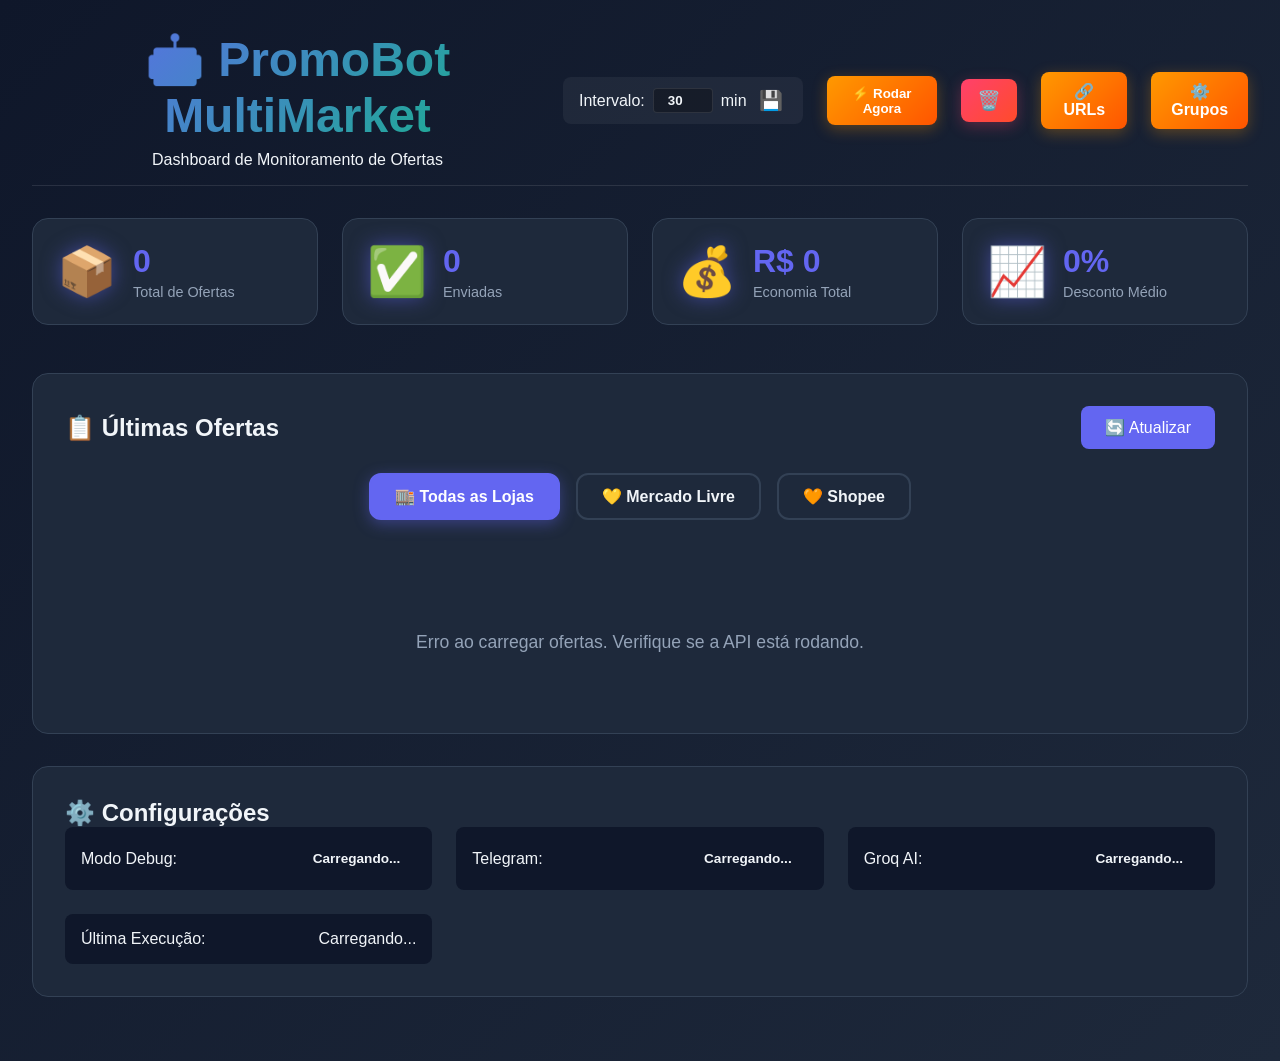
<file: dashboard/index.html>
<!DOCTYPE html>
<html lang="pt-BR">

<head>
    <meta charset="UTF-8">
    <meta name="viewport" content="width=device-width, initial-scale=1.0">
    <title>PromoBot Dashboard</title>
    <link rel="stylesheet" href="style.css">
</head>

<body>
    <div class="container">
        <header class="main-header">
            <div class="header-content">
                <h1>🤖 PromoBot MultiMarket</h1>
                <p>Dashboard de Monitoramento de Ofertas</p>
            </div>

            <div class="header-controls">
                <div class="control-group">
                    <label>Intervalo:</label>
                    <input type="number" id="interval-input" value="30" min="10" max="1440" class="time-input">
                    <span class="unit">min</span>
                    <button id="save-interval-btn" class="btn-icon" title="Salvar Intervalo">💾</button>
                </div>
                <button id="trigger-btn" class="btn-action-header">⚡ Rodar Agora</button>
                <button id="clear-deals-btn" class="btn-danger" title="Limpar todas as ofertas">🗑️</button>
                <a href="urls.html" class="btn-action-header" style="text-decoration: none; display: inline-block;">🔗
                    URLs</a>
                <a href="config.html" class="btn-action-header" style="text-decoration: none; display: inline-block;">⚙️
                    Grupos</a>
            </div>
        </header>

        <div class="stats-grid">
            <div class="stat-card">
                <div class="stat-icon">📦</div>
                <div class="stat-content">
                    <h3 id="total-deals">0</h3>
                    <p>Total de Ofertas</p>
                </div>
            </div>

            <div class="stat-card">
                <div class="stat-icon">✅</div>
                <div class="stat-content">
                    <h3 id="sent-deals">0</h3>
                    <p>Enviadas</p>
                </div>
            </div>

            <div class="stat-card">
                <div class="stat-icon">💰</div>
                <div class="stat-content">
                    <h3 id="total-savings">R$ 0</h3>
                    <p>Economia Total</p>
                </div>
            </div>

            <div class="stat-card">
                <div class="stat-icon">📈</div>
                <div class="stat-content">
                    <h3 id="avg-discount">0%</h3>
                    <p>Desconto Médio</p>
                </div>
            </div>
        </div>

        <div class="deals-section">
            <div class="section-header">
                <h2>📋 Últimas Ofertas</h2>
                <button id="refresh-btn" class="btn-refresh">🔄 Atualizar</button>
            </div>

            <div class="store-bar">
                <button class="store-btn active" data-store="Todas">🏬 Todas as Lojas</button>
                <button class="store-btn" data-store="Mercado Livre">💛 Mercado Livre</button>
                <button class="store-btn" data-store="Shopee">🧡 Shopee</button>
            </div>

            <div id="categories-bar" class="categories-bar">
                <!-- Categories will be loaded dynamically -->
            </div>

            <div id="deals-list" class="deals-list">
                <div class="loading">Carregando ofertas...</div>
            </div>
        </div>

        <div class="config-section">
            <h2>⚙️ Configurações</h2>
            <div class="config-grid">
                <div class="config-item">
                    <span class="config-label">Modo Debug:</span>
                    <span id="debug-mode" class="badge">Carregando...</span>
                </div>
                <div class="config-item">
                    <span class="config-label">Telegram:</span>
                    <span id="telegram-status" class="badge">Carregando...</span>
                </div>
                <div class="config-item">
                    <span class="config-label">Groq AI:</span>
                    <span id="ai-status" class="badge">Carregando...</span>
                </div>
                <div class="config-item">
                    <span class="config-label">Última Execução:</span>
                    <span id="last-run">Carregando...</span>
                </div>

            </div>
        </div>
    </div>

    <script src="app.js"></script>
</body>

</html>
</file>
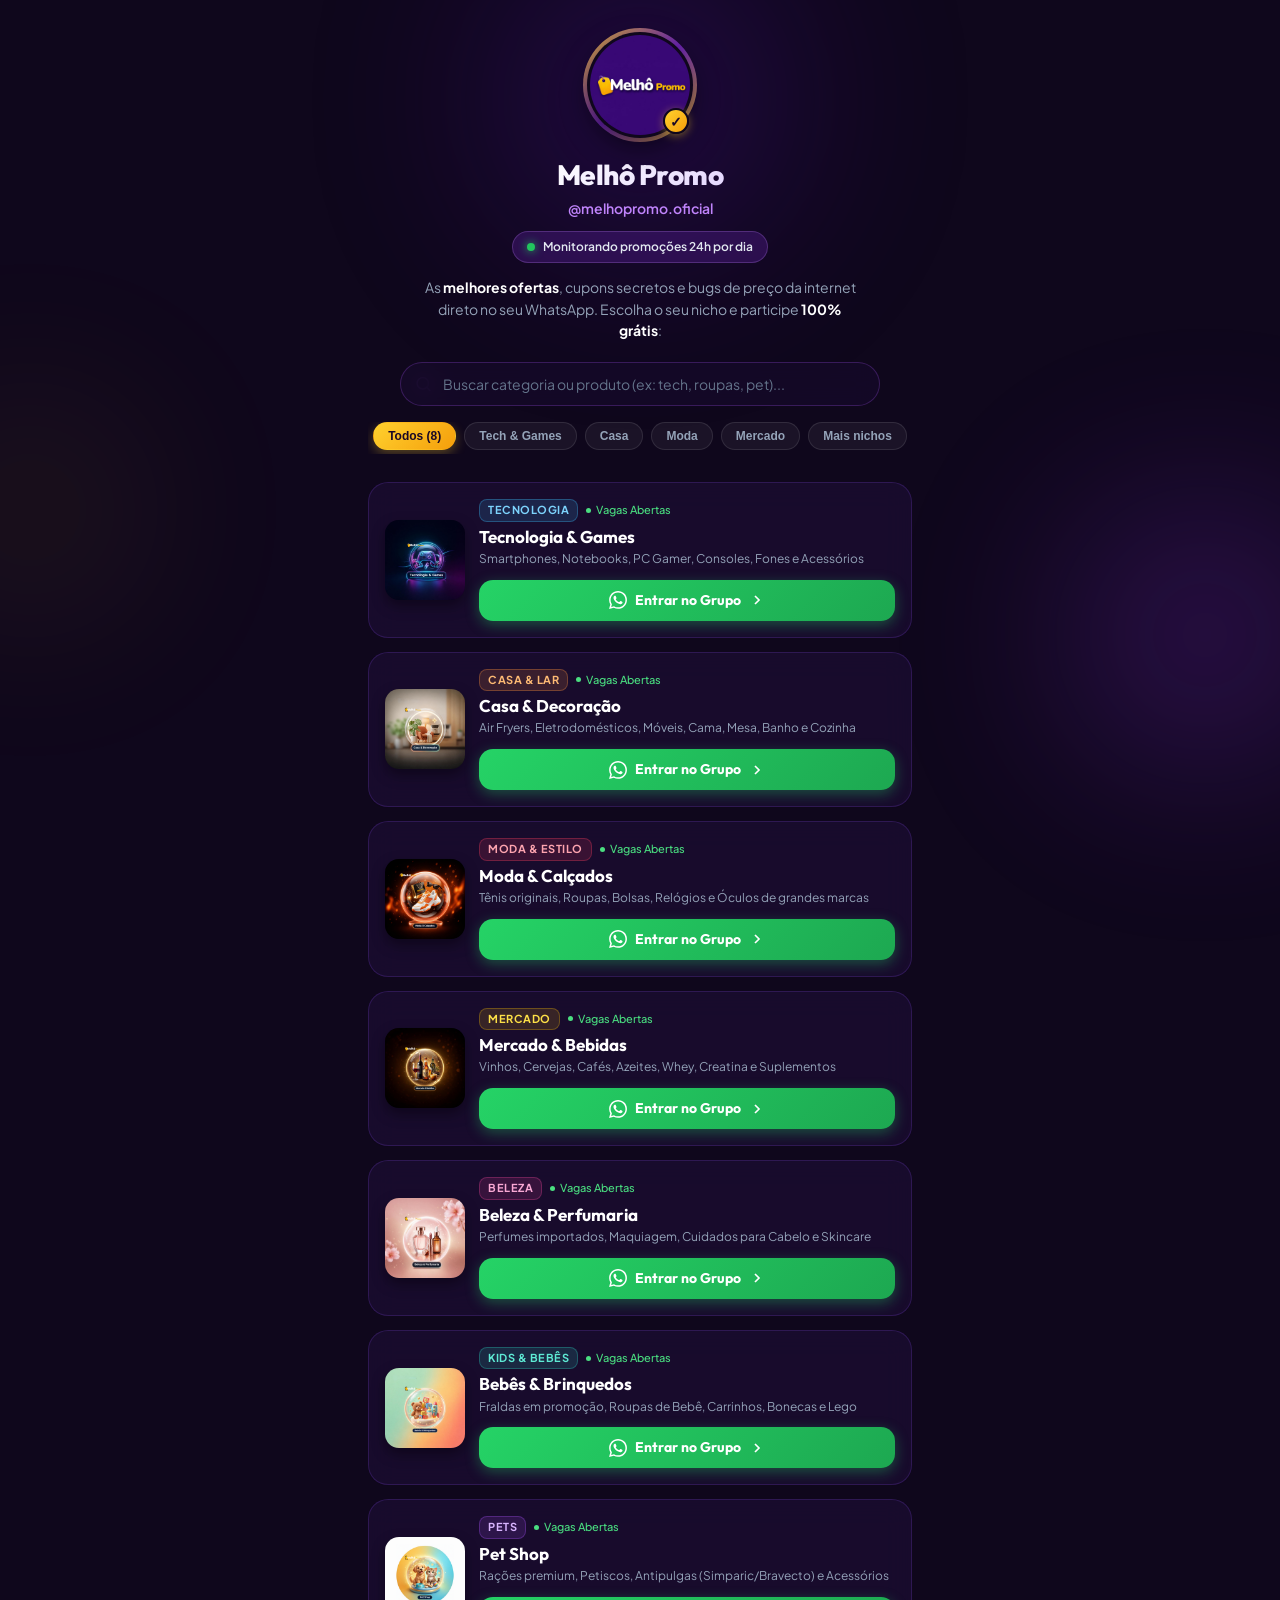
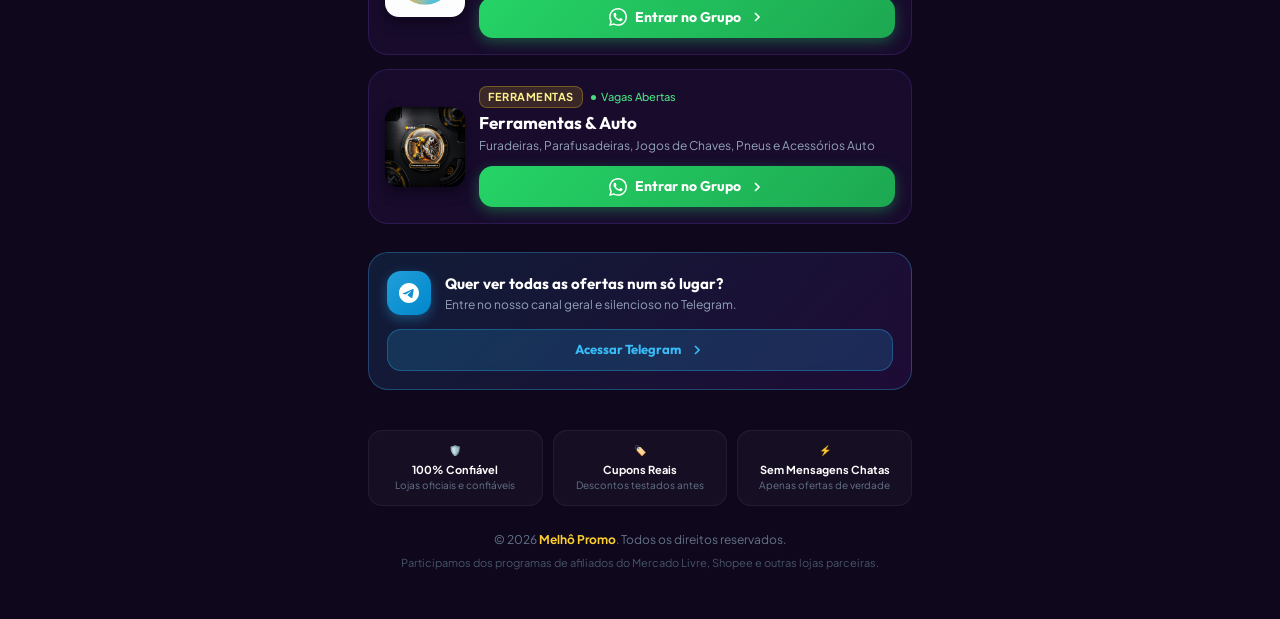
<file: landing-bio/index.html>
<!DOCTYPE html>
<html lang="pt-BR">
<head>
  <meta charset="UTF-8">
  <meta name="viewport" content="width=device-width, initial-scale=1.0, maximum-scale=1.0, user-scalable=no">
  <title>Melhô Promo | Grupos VIP de Ofertas & Cupons</title>
  
  <!-- SEO & Open Graph Meta Tags -->
  <meta name="description" content="Entre gratuitamente nos grupos VIP da Melhô Promo no WhatsApp. Ofertas verificadas, cupons exclusivos e bugs de preço 24 horas por dia.">
  <meta name="keywords" content="promocoes, cupons, ofertas, mercado livre, shopee, descontos, achadinhos, whatsapp">
  <meta property="og:title" content="Melhô Promo | Grupos VIP de Ofertas & Cupons">
  <meta property="og:description" content="Economize de verdade! Entre nos grupos VIP por categoria no WhatsApp.">
  <meta property="og:image" content="images/9.png">
  <meta property="og:type" content="website">
  <meta name="theme-color" content="#2e0854">
  <link rel="icon" type="image/png" href="images/9.png">

  <!-- Google Fonts -->
  <link rel="preconnect" href="https://fonts.googleapis.com">
  <link rel="preconnect" href="https://fonts.gstatic.com" crossorigin>
  <link href="https://fonts.googleapis.com/css2?family=Outfit:wght@400;500;600;700;800&family=Plus+Jakarta+Sans:wght@400;500;600;700&display=swap" rel="stylesheet">
  
  <link rel="stylesheet" href="style.css">
</head>
<body>
  <!-- Background Glow FX -->
  <div class="bg-glow bg-glow-1"></div>
  <div class="bg-glow bg-glow-2"></div>
  <div class="bg-glow bg-glow-3"></div>

  <main class="container">
    
    <!-- Profile Header -->
    <header class="profile-header">
      <div class="avatar-wrapper">
        <div class="avatar-ring"></div>
        <img src="images/9.png" alt="Melhô Promo" class="avatar-img" id="brand-avatar">
        <span class="verified-badge" title="Canal Verificado">✓</span>
      </div>

      <h1 class="brand-title">Melhô Promo</h1>
      <p class="brand-handle">@melhopromo.oficial</p>

      <div class="status-pill">
        <span class="pulse-dot"></span>
        <span class="status-text">Monitorando promoções 24h por dia</span>
      </div>

      <p class="brand-bio">
        As <strong>melhores ofertas</strong>, cupons secretos e bugs de preço da internet direto no seu WhatsApp. Escolha o seu nicho e participe <strong>100% grátis</strong>:
      </p>

      <!-- Quick Search Bar -->
      <div class="search-box">
        <svg class="search-icon" viewBox="0 0 24 24" fill="none" stroke="currentColor" stroke-width="2" stroke-linecap="round" stroke-linejoin="round">
          <circle cx="11" cy="11" r="8"></circle>
          <line x1="21" y1="21" x2="16.65" y2="16.65"></line>
        </svg>
        <input type="text" id="group-search" placeholder="Buscar categoria ou produto (ex: tech, roupas, pet)..." autocomplete="off">
        <button id="clear-search" class="clear-btn" style="display: none;">&times;</button>
      </div>

      <!-- Category Filter Pills -->
      <nav class="filter-nav" aria-label="Filtro de categorias">
        <button class="filter-pill active" data-filter="all">Todos (8)</button>
        <button class="filter-pill" data-filter="tech">Tech & Games</button>
        <button class="filter-pill" data-filter="casa">Casa</button>
        <button class="filter-pill" data-filter="moda">Moda</button>
        <button class="filter-pill" data-filter="mercado">Mercado</button>
        <button class="filter-pill" data-filter="outros">Mais nichos</button>
      </nav>
    </header>

    <!-- WhatsApp Groups List -->
    <section class="groups-section" id="groups-list">
      
      <!-- 1. Tecnologia & Games -->
      <article class="group-card" data-category="tech" id="card-tech">
        <div class="group-card-glow"></div>
        <div class="group-image-container">
          <img src="images/1.png" alt="Tecnologia & Games" class="group-thumb" loading="lazy">
        </div>
        <div class="group-info">
          <div class="group-badge-row">
            <span class="category-tag tech-tag">Tecnologia</span>
            <span class="member-badge"><span class="tiny-dot"></span> Vagas Abertas</span>
          </div>
          <h2 class="group-name">Tecnologia & Games</h2>
          <p class="group-desc">Smartphones, Notebooks, PC Gamer, Consoles, Fones e Acessórios</p>
        </div>
        <a href="https://chat.whatsapp.com/L5nD2yqPvkLAEMHvrtRX8Z" target="_blank" rel="noopener noreferrer" class="btn-whatsapp" id="btn-tech">
          <span class="btn-icon-wa"></span>
          <span>Entrar no Grupo</span>
          <svg class="arrow-icon" viewBox="0 0 24 24" fill="none" stroke="currentColor" stroke-width="2.5"><polyline points="9 18 15 12 9 6"></polyline></svg>
        </a>
      </article>

      <!-- 2. Casa & Decoração -->
      <article class="group-card" data-category="casa" id="card-casa">
        <div class="group-card-glow"></div>
        <div class="group-image-container">
          <img src="images/3.png" alt="Casa & Decoração" class="group-thumb" loading="lazy">
        </div>
        <div class="group-info">
          <div class="group-badge-row">
            <span class="category-tag casa-tag">Casa & Lar</span>
            <span class="member-badge"><span class="tiny-dot"></span> Vagas Abertas</span>
          </div>
          <h2 class="group-name">Casa & Decoração</h2>
          <p class="group-desc">Air Fryers, Eletrodomésticos, Móveis, Cama, Mesa, Banho e Cozinha</p>
        </div>
        <a href="https://chat.whatsapp.com/DTXIsilzMTk8PSA0t92sgj" target="_blank" rel="noopener noreferrer" class="btn-whatsapp" id="btn-casa">
          <span class="btn-icon-wa"></span>
          <span>Entrar no Grupo</span>
          <svg class="arrow-icon" viewBox="0 0 24 24" fill="none" stroke="currentColor" stroke-width="2.5"><polyline points="9 18 15 12 9 6"></polyline></svg>
        </a>
      </article>

      <!-- 3. Moda & Calçados -->
      <article class="group-card" data-category="moda" id="card-moda">
        <div class="group-card-glow"></div>
        <div class="group-image-container">
          <img src="images/7.png" alt="Moda & Calçados" class="group-thumb" loading="lazy">
        </div>
        <div class="group-info">
          <div class="group-badge-row">
            <span class="category-tag moda-tag">Moda & Estilo</span>
            <span class="member-badge"><span class="tiny-dot"></span> Vagas Abertas</span>
          </div>
          <h2 class="group-name">Moda & Calçados</h2>
          <p class="group-desc">Tênis originais, Roupas, Bolsas, Relógios e Óculos de grandes marcas</p>
        </div>
        <a href="https://chat.whatsapp.com/KceELRVRK6m9HMZNL6zDhB" target="_blank" rel="noopener noreferrer" class="btn-whatsapp" id="btn-moda">
          <span class="btn-icon-wa"></span>
          <span>Entrar no Grupo</span>
          <svg class="arrow-icon" viewBox="0 0 24 24" fill="none" stroke="currentColor" stroke-width="2.5"><polyline points="9 18 15 12 9 6"></polyline></svg>
        </a>
      </article>

      <!-- 4. Mercado & Bebidas -->
      <article class="group-card" data-category="mercado" id="card-mercado">
        <div class="group-card-glow"></div>
        <div class="group-image-container">
          <img src="images/8.png" alt="Mercado & Bebidas" class="group-thumb" loading="lazy">
        </div>
        <div class="group-info">
          <div class="group-badge-row">
            <span class="category-tag mercado-tag">Mercado</span>
            <span class="member-badge"><span class="tiny-dot"></span> Vagas Abertas</span>
          </div>
          <h2 class="group-name">Mercado & Bebidas</h2>
          <p class="group-desc">Vinhos, Cervejas, Cafés, Azeites, Whey, Creatina e Suplementos</p>
        </div>
        <a href="https://chat.whatsapp.com/G8MIJBFfaJ01RZp1rtxpD8" target="_blank" rel="noopener noreferrer" class="btn-whatsapp" id="btn-mercado">
          <span class="btn-icon-wa"></span>
          <span>Entrar no Grupo</span>
          <svg class="arrow-icon" viewBox="0 0 24 24" fill="none" stroke="currentColor" stroke-width="2.5"><polyline points="9 18 15 12 9 6"></polyline></svg>
        </a>
      </article>

      <!-- 5. Beleza & Perfumaria -->
      <article class="group-card" data-category="outros" id="card-beleza">
        <div class="group-card-glow"></div>
        <div class="group-image-container">
          <img src="images/2.png" alt="Beleza & Perfumaria" class="group-thumb" loading="lazy">
        </div>
        <div class="group-info">
          <div class="group-badge-row">
            <span class="category-tag beleza-tag">Beleza</span>
            <span class="member-badge"><span class="tiny-dot"></span> Vagas Abertas</span>
          </div>
          <h2 class="group-name">Beleza & Perfumaria</h2>
          <p class="group-desc">Perfumes importados, Maquiagem, Cuidados para Cabelo e Skincare</p>
        </div>
        <a href="https://chat.whatsapp.com/BqLPkrgUMwBB6MnRvEC4Sc" target="_blank" rel="noopener noreferrer" class="btn-whatsapp" id="btn-beleza">
          <span class="btn-icon-wa"></span>
          <span>Entrar no Grupo</span>
          <svg class="arrow-icon" viewBox="0 0 24 24" fill="none" stroke="currentColor" stroke-width="2.5"><polyline points="9 18 15 12 9 6"></polyline></svg>
        </a>
      </article>

      <!-- 6. Bebês & Brinquedos -->
      <article class="group-card" data-category="outros" id="card-bebes">
        <div class="group-card-glow"></div>
        <div class="group-image-container">
          <img src="images/5.png" alt="Bebês & Brinquedos" class="group-thumb" loading="lazy">
        </div>
        <div class="group-info">
          <div class="group-badge-row">
            <span class="category-tag bebes-tag">Kids & Bebês</span>
            <span class="member-badge"><span class="tiny-dot"></span> Vagas Abertas</span>
          </div>
          <h2 class="group-name">Bebês & Brinquedos</h2>
          <p class="group-desc">Fraldas em promoção, Roupas de Bebê, Carrinhos, Bonecas e Lego</p>
        </div>
        <a href="https://chat.whatsapp.com/HYBk8KgGP5gDjMBDiEoMcF" target="_blank" rel="noopener noreferrer" class="btn-whatsapp" id="btn-bebes">
          <span class="btn-icon-wa"></span>
          <span>Entrar no Grupo</span>
          <svg class="arrow-icon" viewBox="0 0 24 24" fill="none" stroke="currentColor" stroke-width="2.5"><polyline points="9 18 15 12 9 6"></polyline></svg>
        </a>
      </article>

      <!-- 7. Pet Shop -->
      <article class="group-card" data-category="outros" id="card-pets">
        <div class="group-card-glow"></div>
        <div class="group-image-container">
          <img src="images/6.png" alt="Pet Shop" class="group-thumb" loading="lazy">
        </div>
        <div class="group-info">
          <div class="group-badge-row">
            <span class="category-tag pets-tag">Pets</span>
            <span class="member-badge"><span class="tiny-dot"></span> Vagas Abertas</span>
          </div>
          <h2 class="group-name">Pet Shop</h2>
          <p class="group-desc">Rações premium, Petiscos, Antipulgas (Simparic/Bravecto) e Acessórios</p>
        </div>
        <a href="https://chat.whatsapp.com/HmFDPTpejcULv3PvXmCVRN" target="_blank" rel="noopener noreferrer" class="btn-whatsapp" id="btn-pets">
          <span class="btn-icon-wa"></span>
          <span>Entrar no Grupo</span>
          <svg class="arrow-icon" viewBox="0 0 24 24" fill="none" stroke="currentColor" stroke-width="2.5"><polyline points="9 18 15 12 9 6"></polyline></svg>
        </a>
      </article>

      <!-- 8. Ferramentas & Automotivo -->
      <article class="group-card" data-category="outros" id="card-ferramentas">
        <div class="group-card-glow"></div>
        <div class="group-image-container">
          <img src="images/4.png" alt="Ferramentas & Automotivo" class="group-thumb" loading="lazy">
        </div>
        <div class="group-info">
          <div class="group-badge-row">
            <span class="category-tag ferramentas-tag">Ferramentas</span>
            <span class="member-badge"><span class="tiny-dot"></span> Vagas Abertas</span>
          </div>
          <h2 class="group-name">Ferramentas & Auto</h2>
          <p class="group-desc">Furadeiras, Parafusadeiras, Jogos de Chaves, Pneus e Acessórios Auto</p>
        </div>
        <a href="https://chat.whatsapp.com/Ls77ht5EnIz9bz6kCx3QJT" target="_blank" rel="noopener noreferrer" class="btn-whatsapp" id="btn-ferramentas">
          <span class="btn-icon-wa"></span>
          <span>Entrar no Grupo</span>
          <svg class="arrow-icon" viewBox="0 0 24 24" fill="none" stroke="currentColor" stroke-width="2.5"><polyline points="9 18 15 12 9 6"></polyline></svg>
        </a>
      </article>

      <!-- Empty State Search -->
      <div id="no-results" class="no-results-state" style="display: none;">
        <span class="no-results-icon">🔍</span>
        <h3>Nenhum grupo encontrado</h3>
        <p>Tente buscar por outro termo ou limpe o filtro de busca.</p>
        <button id="reset-search-btn" class="btn-secondary">Ver todos os grupos</button>
      </div>

    </section>

    <!-- Telegram Channel Special Card -->
    <section class="telegram-banner">
      <div class="telegram-content">
        <div class="telegram-icon-box">
          <svg viewBox="0 0 24 24" fill="currentColor"><path d="M12 2C6.48 2 2 6.48 2 12s4.48 10 10 10 10-4.48 10-10S17.52 2 12 2zm4.64 6.8c-.15 1.58-.8 5.42-1.13 7.19-.14.75-.42 1-.68 1.03-.58.05-1.02-.38-1.58-.75-.88-.58-1.38-.94-2.23-1.5-.99-.65-.35-1.01.22-1.59.15-.15 2.71-2.48 2.76-2.69a.2.2 0 00-.05-.18c-.06-.05-.14-.03-.21-.02-.09.02-1.49.95-4.22 2.79-.4.27-.76.41-1.08.4-.36-.01-1.04-.2-1.55-.37-.63-.2-1.12-.31-1.08-.66.02-.18.27-.36.74-.55 2.92-1.27 4.86-2.11 5.83-2.52 2.78-1.16 3.35-1.36 3.73-1.36.08 0 .27.02.39.12.1.08.13.19.14.27-.01.06.01.24 0 .38z"/></svg>
        </div>
        <div class="telegram-texts">
          <h3>Quer ver todas as ofertas num só lugar?</h3>
          <p>Entre no nosso canal geral e silencioso no Telegram.</p>
        </div>
      </div>
      <a href="https://t.me/achoupromobrasil" target="_blank" rel="noopener noreferrer" class="btn-telegram">
        <span>Acessar Telegram</span>
        <svg class="arrow-icon" viewBox="0 0 24 24" fill="none" stroke="currentColor" stroke-width="2.5"><polyline points="9 18 15 12 9 6"></polyline></svg>
      </a>
    </section>

    <!-- Trust & Security Badges -->
    <footer class="page-footer">
      <div class="trust-grid">
        <div class="trust-item">
          <span class="trust-icon">🛡️</span>
          <div>
            <strong>100% Confiável</strong>
            <span>Lojas oficiais e confiáveis</span>
          </div>
        </div>
        <div class="trust-item">
          <span class="trust-icon">🏷️</span>
          <div>
            <strong>Cupons Reais</strong>
            <span>Descontos testados antes</span>
          </div>
        </div>
        <div class="trust-item">
          <span class="trust-icon">⚡</span>
          <div>
            <strong>Sem Mensagens Chatas</strong>
            <span>Apenas ofertas de verdade</span>
          </div>
        </div>
      </div>

      <div class="footer-copy">
        <p>© 2026 <strong>Melhô Promo</strong>. Todos os direitos reservados.</p>
        <p class="sub-copy">Participamos dos programas de afiliados do Mercado Livre, Shopee e outras lojas parceiras.</p>
      </div>
    </footer>

  </main>

  <script src="script.js"></script>
</body>
</html>
</file>
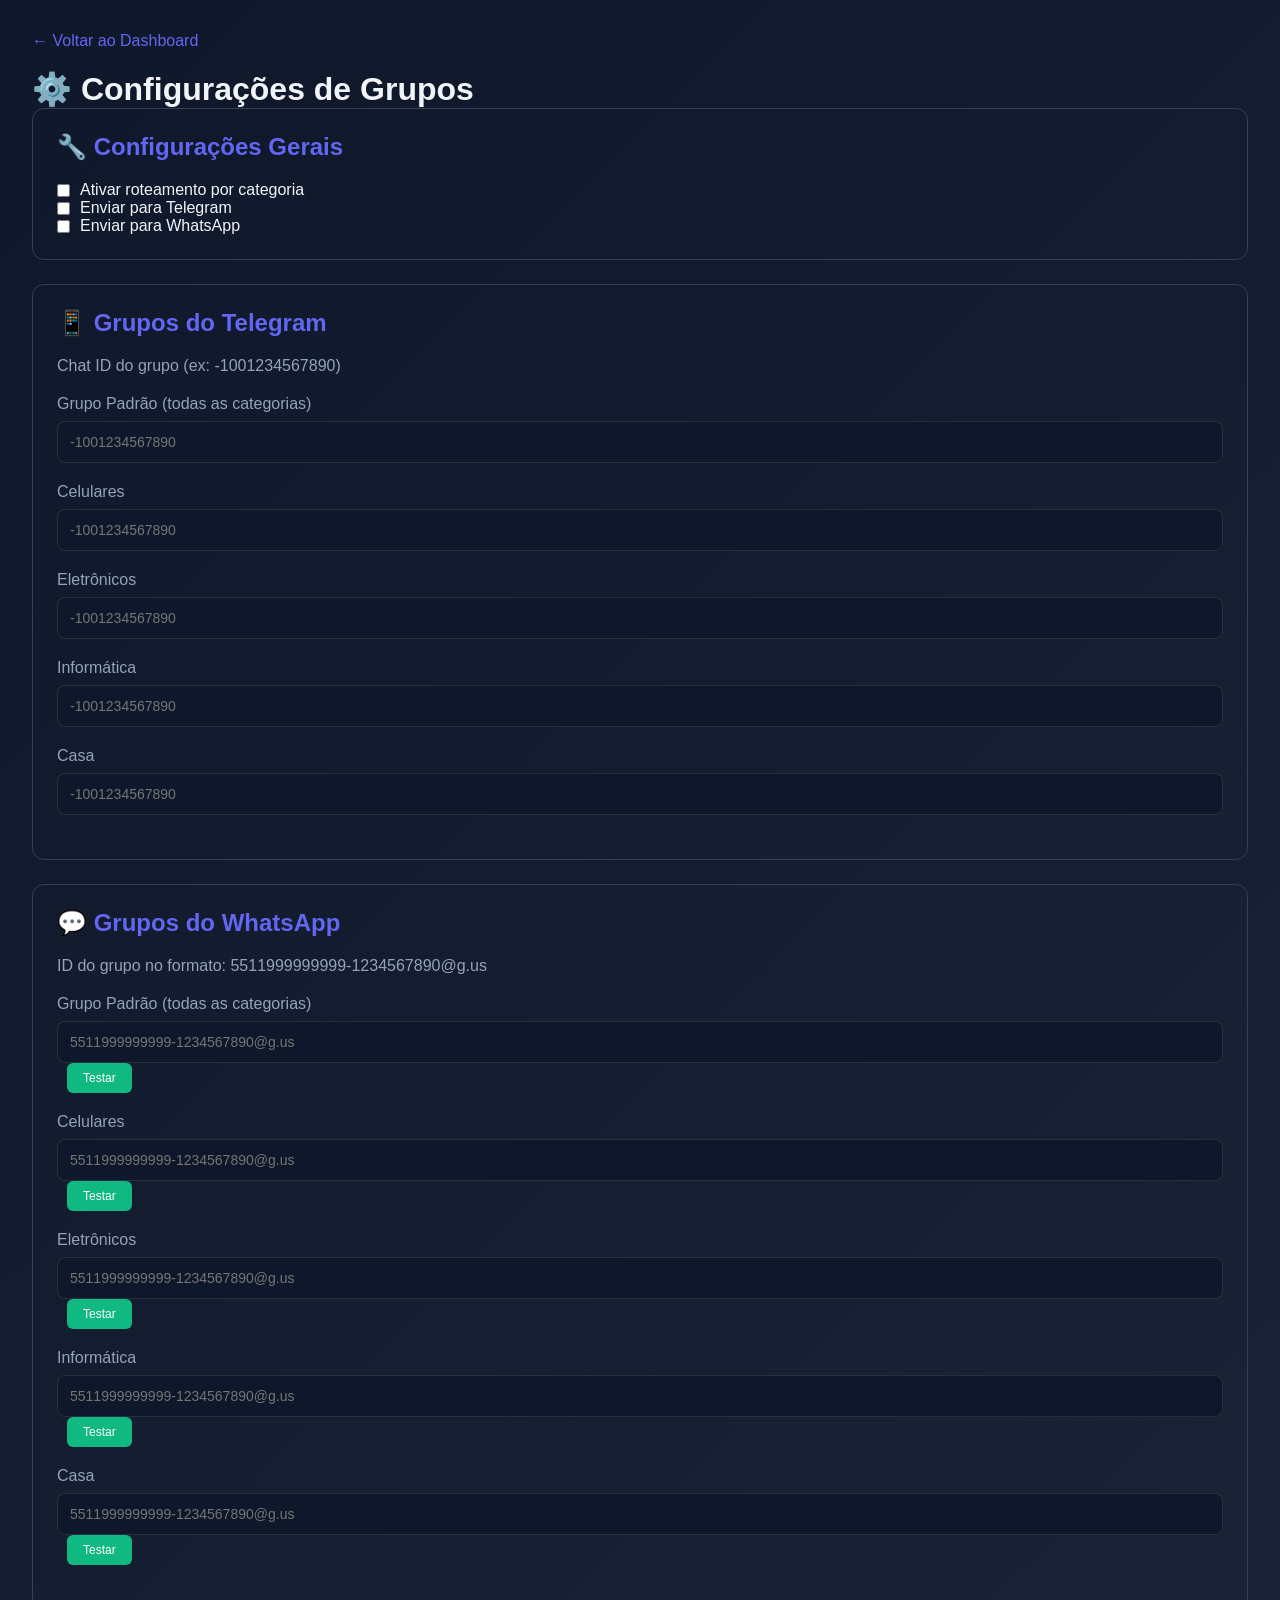
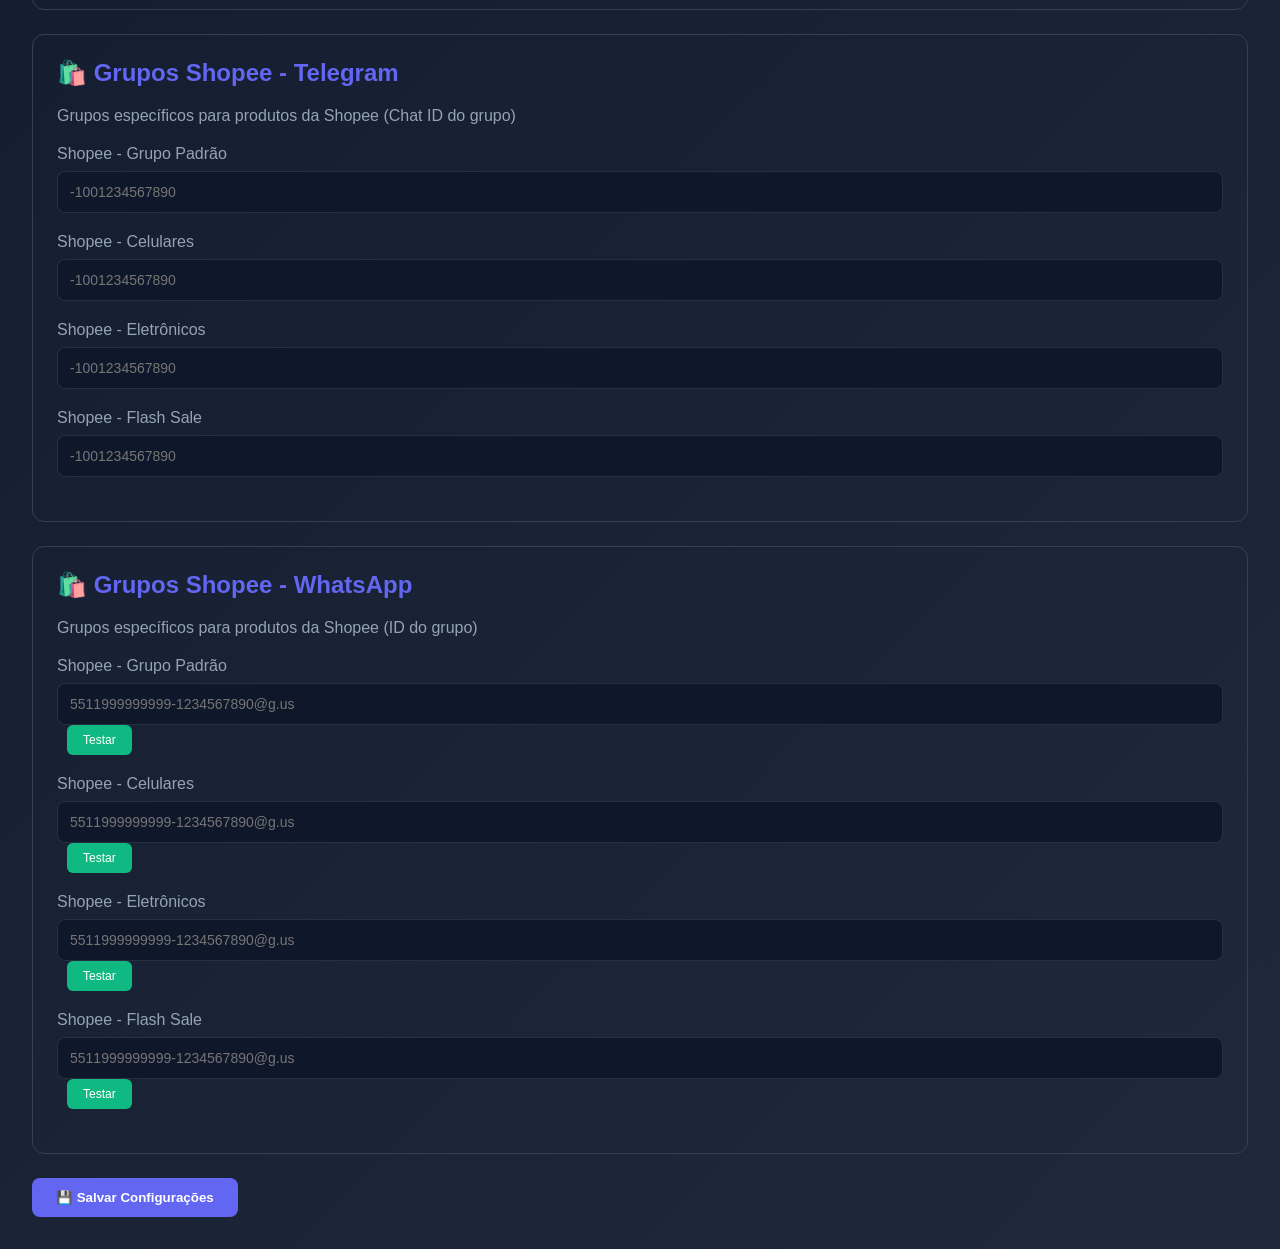
<file: dashboard/config.html>
<!DOCTYPE html>
<html lang="pt-BR">

<head>
    <meta charset="UTF-8">
    <meta name="viewport" content="width=device-width, initial-scale=1.0">
    <title>Configurações - PromoBot</title>
    <link rel="stylesheet" href="style.css">
    <style>
        .config-section {
            background: var(--card-bg);
            border-radius: 12px;
            padding: 24px;
            margin-bottom: 24px;
        }

        .config-section h2 {
            color: var(--primary);
            margin-bottom: 20px;
            font-size: 1.5rem;
        }

        .form-group {
            margin-bottom: 20px;
        }

        .form-group label {
            display: block;
            margin-bottom: 8px;
            color: var(--text-secondary);
            font-weight: 500;
        }

        .form-group input {
            width: 100%;
            padding: 12px;
            background: var(--bg-dark);
            border: 1px solid rgba(255, 255, 255, 0.1);
            border-radius: 8px;
            color: var(--text-primary);
            font-size: 14px;
        }

        .form-group input:focus {
            outline: none;
            border-color: var(--primary);
        }

        .checkbox-group {
            display: flex;
            align-items: center;
            gap: 10px;
        }

        .checkbox-group input[type="checkbox"] {
            width: auto;
        }

        .btn-save {
            background: var(--primary);
            color: white;
            padding: 12px 24px;
            border: none;
            border-radius: 8px;
            cursor: pointer;
            font-weight: 600;
            transition: all 0.3s;
        }

        .btn-save:hover {
            transform: translateY(-2px);
            box-shadow: 0 4px 12px rgba(255, 107, 53, 0.3);
        }

        .btn-test {
            background: var(--success);
            color: white;
            padding: 8px 16px;
            border: none;
            border-radius: 6px;
            cursor: pointer;
            font-size: 12px;
            margin-left: 10px;
        }

        .back-link {
            display: inline-block;
            margin-bottom: 20px;
            color: var(--primary);
            text-decoration: none;
        }

        .back-link:hover {
            text-decoration: underline;
        }
    </style>
</head>

<body>
    <div class="container">
        <a href="index.html" class="back-link">← Voltar ao Dashboard</a>

        <h1>⚙️ Configurações de Grupos</h1>

        <div class="config-section">
            <h2>🔧 Configurações Gerais</h2>

            <div class="checkbox-group">
                <input type="checkbox" id="routing-enabled">
                <label for="routing-enabled">Ativar roteamento por categoria</label>
            </div>

            <div class="checkbox-group">
                <input type="checkbox" id="send-telegram">
                <label for="send-telegram">Enviar para Telegram</label>
            </div>

            <div class="checkbox-group">
                <input type="checkbox" id="send-whatsapp">
                <label for="send-whatsapp">Enviar para WhatsApp</label>
            </div>
        </div>

        <div class="config-section">
            <h2>📱 Grupos do Telegram</h2>
            <p style="color: var(--text-secondary); margin-bottom: 20px;">
                Chat ID do grupo (ex: -1001234567890)
            </p>

            <div class="form-group">
                <label>Grupo Padrão (todas as categorias)</label>
                <input type="text" id="telegram-default" placeholder="-1001234567890">
            </div>

            <div class="form-group">
                <label>Celulares</label>
                <input type="text" id="telegram-celulares" placeholder="-1001234567890">
            </div>

            <div class="form-group">
                <label>Eletrônicos</label>
                <input type="text" id="telegram-eletronicos" placeholder="-1001234567890">
            </div>

            <div class="form-group">
                <label>Informática</label>
                <input type="text" id="telegram-informatica" placeholder="-1001234567890">
            </div>

            <div class="form-group">
                <label>Casa</label>
                <input type="text" id="telegram-casa" placeholder="-1001234567890">
            </div>
        </div>

        <div class="config-section">
            <h2>💬 Grupos do WhatsApp</h2>
            <p style="color: var(--text-secondary); margin-bottom: 20px;">
                ID do grupo no formato: 5511999999999-1234567890@g.us
            </p>

            <div class="form-group">
                <label>Grupo Padrão (todas as categorias)</label>
                <input type="text" id="whatsapp-default" placeholder="5511999999999-1234567890@g.us">
                <button class="btn-test" onclick="testWhatsApp('default')">Testar</button>
            </div>

            <div class="form-group">
                <label>Celulares</label>
                <input type="text" id="whatsapp-celulares" placeholder="5511999999999-1234567890@g.us">
                <button class="btn-test" onclick="testWhatsApp('celulares')">Testar</button>
            </div>

            <div class="form-group">
                <label>Eletrônicos</label>
                <input type="text" id="whatsapp-eletronicos" placeholder="5511999999999-1234567890@g.us">
                <button class="btn-test" onclick="testWhatsApp('eletronicos')">Testar</button>
            </div>

            <div class="form-group">
                <label>Informática</label>
                <input type="text" id="whatsapp-informatica" placeholder="5511999999999-1234567890@g.us">
                <button class="btn-test" onclick="testWhatsApp('informatica')">Testar</button>
            </div>

            <div class="form-group">
                <label>Casa</label>
                <input type="text" id="whatsapp-casa" placeholder="5511999999999-1234567890@g.us">
                <button class="btn-test" onclick="testWhatsApp('casa')">Testar</button>
            </div>
        </div>

        <!-- Shopee Specific Groups -->
        <div class="config-section">
            <h2>🛍️ Grupos Shopee - Telegram</h2>
            <p style="color: var(--text-secondary); margin-bottom: 20px;">
                Grupos específicos para produtos da Shopee (Chat ID do grupo)
            </p>

            <div class="form-group">
                <label>Shopee - Grupo Padrão</label>
                <input type="text" id="telegram-shopee-default" placeholder="-1001234567890">
            </div>

            <div class="form-group">
                <label>Shopee - Celulares</label>
                <input type="text" id="telegram-shopee-celulares" placeholder="-1001234567890">
            </div>

            <div class="form-group">
                <label>Shopee - Eletrônicos</label>
                <input type="text" id="telegram-shopee-eletronicos" placeholder="-1001234567890">
            </div>

            <div class="form-group">
                <label>Shopee - Flash Sale</label>
                <input type="text" id="telegram-shopee-flashsale" placeholder="-1001234567890">
            </div>
        </div>

        <div class="config-section">
            <h2>🛍️ Grupos Shopee - WhatsApp</h2>
            <p style="color: var(--text-secondary); margin-bottom: 20px;">
                Grupos específicos para produtos da Shopee (ID do grupo)
            </p>

            <div class="form-group">
                <label>Shopee - Grupo Padrão</label>
                <input type="text" id="whatsapp-shopee-default" placeholder="5511999999999-1234567890@g.us">
                <button class="btn-test" onclick="testWhatsApp('shopee-default')">Testar</button>
            </div>

            <div class="form-group">
                <label>Shopee - Celulares</label>
                <input type="text" id="whatsapp-shopee-celulares" placeholder="5511999999999-1234567890@g.us">
                <button class="btn-test" onclick="testWhatsApp('shopee-celulares')">Testar</button>
            </div>

            <div class="form-group">
                <label>Shopee - Eletrônicos</label>
                <input type="text" id="whatsapp-shopee-eletronicos" placeholder="5511999999999-1234567890@g.us">
                <button class="btn-test" onclick="testWhatsApp('shopee-eletronicos')">Testar</button>
            </div>

            <div class="form-group">
                <label>Shopee - Flash Sale</label>
                <input type="text" id="whatsapp-shopee-flashsale" placeholder="5511999999999-1234567890@g.us">
                <button class="btn-test" onclick="testWhatsApp('shopee-flashsale')">Testar</button>
            </div>
        </div>

        <button class="btn-save" onclick="saveConfig()">💾 Salvar Configurações</button>
    </div>

    <script src="config.js"></script>
</body>

</html>
</file>
<file: dashboard/style.css>
* {
    margin: 0;
    padding: 0;
    box-sizing: border-box;
}

:root {
    --primary: #6366f1;
    --primary-dark: #4f46e5;
    --success: #10b981;
    --warning: #f59e0b;
    --danger: #ef4444;
    --bg-dark: #0f172a;
    --bg-card: #1e293b;
    --text-primary: #f1f5f9;
    --text-secondary: #94a3b8;
    --border: #334155;
}

body {
    font-family: 'Inter', -apple-system, BlinkMacSystemFont, 'Segoe UI', sans-serif;
    background: linear-gradient(135deg, #0f172a 0%, #1e293b 100%);
    color: var(--text-primary);
    min-height: 100vh;
    padding: 2rem;
}

.container {
    max-width: 1400px;
    margin: 0 auto;
}

header {
    text-align: center;
    margin-bottom: 3rem;
    animation: fadeInDown 0.6s ease;
}

header h1 {
    font-size: 3rem;
    background: linear-gradient(135deg, var(--primary), var(--success));
    -webkit-background-clip: text;
    -webkit-text-fill-color: transparent;
    margin-bottom: 0.5rem;
}

.subtitle {
    color: var(--text-secondary);
    font-size: 1.1rem;
}

.stats-grid {
    display: grid;
    grid-template-columns: repeat(auto-fit, minmax(250px, 1fr));
    gap: 1.5rem;
    margin-bottom: 3rem;
}

.stat-card {
    background: var(--bg-card);
    border: 1px solid var(--border);
    border-radius: 1rem;
    padding: 1.5rem;
    display: flex;
    align-items: center;
    gap: 1rem;
    transition: all 0.3s ease;
    animation: fadeInUp 0.6s ease;
}

.stat-card:hover {
    transform: translateY(-5px);
    box-shadow: 0 10px 30px rgba(99, 102, 241, 0.2);
    border-color: var(--primary);
}

.stat-icon {
    font-size: 3rem;
    filter: drop-shadow(0 0 10px rgba(99, 102, 241, 0.5));
}

.stat-content h3 {
    font-size: 2rem;
    color: var(--primary);
    margin-bottom: 0.25rem;
}

.stat-content p {
    color: var(--text-secondary);
    font-size: 0.9rem;
}

.deals-section,
.config-section {
    background: var(--bg-card);
    border: 1px solid var(--border);
    border-radius: 1rem;
    padding: 2rem;
    margin-bottom: 2rem;
    animation: fadeInUp 0.8s ease;
}

.section-header {
    display: flex;
    justify-content: space-between;
    align-items: center;
    margin-bottom: 1.5rem;
}


.store-bar {
    display: flex;
    gap: 1rem;
    margin-bottom: 1.5rem;
    justify-content: center;
}

.store-btn {
    background: var(--bg-card);
    border: 2px solid var(--border);
    color: var(--text-primary);
    padding: 0.75rem 1.5rem;
    border-radius: 0.75rem;
    cursor: pointer;
    font-size: 1rem;
    font-weight: 600;
    transition: all 0.3s ease;
    display: flex;
    align-items: center;
    gap: 0.5rem;
}

.store-btn:hover {
    border-color: var(--primary);
    transform: translateY(-2px);
}

.store-btn.active {
    background: var(--primary);
    color: white;
    border-color: var(--primary);
    box-shadow: 0 4px 15px rgba(99, 102, 241, 0.4);
}

.categories-bar {
    display: flex;
    gap: 0.75rem;
    margin-bottom: 2rem;
    overflow-x: auto;
    padding-bottom: 0.5rem;
}

.category-btn {
    background: var(--bg-dark);
    border: 1px solid var(--border);
    color: var(--text-secondary);
    padding: 0.5rem 1.25rem;
    border-radius: 2rem;
    cursor: pointer;
    white-space: nowrap;
    transition: all 0.3s ease;
    font-weight: 500;
}

.category-btn:hover {
    border-color: var(--primary);
    color: var(--text-primary);
}

.category-btn.active {
    background: var(--primary);
    color: white;
    border-color: var(--primary);
    box-shadow: 0 4px 12px rgba(99, 102, 241, 0.3);
}

.btn-refresh {
    background: var(--primary);
    color: white;
    border: none;
    padding: 0.75rem 1.5rem;
    border-radius: 0.5rem;
    cursor: pointer;
    font-size: 1rem;
    transition: all 0.3s ease;
}

.btn-refresh:hover {
    background: var(--primary-dark);
    transform: scale(1.05);
}

.deals-list {
    display: grid;
    gap: 1rem;
}

.deal-card {
    background: var(--bg-dark);
    border: 1px solid var(--border);
    border-radius: 0.75rem;
    padding: 1.5rem;
    display: grid;
    grid-template-columns: 100px 1fr auto;
    gap: 1.5rem;
    align-items: center;
    transition: all 0.3s ease;
}

.deal-card:hover {
    border-color: var(--primary);
    transform: translateX(5px);
}

.deal-image {
    width: 100px;
    height: 100px;
    object-fit: cover;
    border-radius: 0.5rem;
    background: var(--bg-card);
}

.deal-info h3 {
    font-size: 1.1rem;
    margin-bottom: 0.5rem;
    color: var(--text-primary);
}

.deal-prices {
    display: flex;
    gap: 1rem;
    align-items: center;
    margin-bottom: 0.5rem;
}

.old-price {
    text-decoration: line-through;
    color: var(--text-secondary);
    font-size: 0.9rem;
}

.new-price {
    color: var(--success);
    font-size: 1.3rem;
    font-weight: bold;
}

.discount-badge {
    background: var(--success);
    color: white;
    padding: 0.25rem 0.75rem;
    border-radius: 2rem;
    font-size: 0.85rem;
    font-weight: bold;
}

.deal-meta {
    color: var(--text-secondary);
    font-size: 0.85rem;
    margin-bottom: 0.75rem;
}

.deal-status {
    display: flex;
    gap: 0.5rem;
    flex-wrap: wrap;
}

.status-badge {
    padding: 0.35rem 0.75rem;
    border-radius: 1rem;
    font-size: 0.75rem;
    font-weight: 600;
    display: inline-flex;
    align-items: center;
    gap: 0.25rem;
}

.telegram-sent {
    background: var(--success);
    color: white;
}

.telegram-not-sent {
    background: var(--warning);
    color: white;
}

.affiliate-yes {
    background: var(--primary);
    color: white;
}

.affiliate-no {
    background: var(--border);
    color: var(--text-secondary);
}

.deal-actions {
    display: flex;
    flex-direction: column;
    gap: 0.5rem;
}

.btn-link {
    background: var(--primary);
    color: white;
    text-decoration: none;
    padding: 0.75rem 1.5rem;
    border-radius: 0.5rem;
    text-align: center;
    transition: all 0.3s ease;
    font-weight: 500;
}

.btn-link:hover {
    background: var(--primary-dark);
    transform: scale(1.05);
}

.btn-copy {
    background: var(--bg-dark);
    color: var(--text-primary);
    border: 1px solid var(--border);
    padding: 0.75rem 1.5rem;
    border-radius: 0.5rem;
    text-align: center;
    cursor: pointer;
    transition: all 0.3s ease;
    font-weight: 500;
    font-size: 0.9rem;
}

.btn-copy:hover {
    background: var(--border);
    border-color: var(--primary);
    transform: scale(1.05);
}

.copy-notification {
    position: fixed;
    bottom: 2rem;
    right: 2rem;
    background: var(--success);
    color: white;
    padding: 1rem 2rem;
    border-radius: 0.5rem;
    font-weight: 600;
    box-shadow: 0 10px 30px rgba(0, 0, 0, 0.3);
    animation: slideInUp 0.3s ease;
    z-index: 1000;
}

@keyframes slideInUp {
    from {
        opacity: 0;
        transform: translateY(20px);
    }

    to {
        opacity: 1;
        transform: translateY(0);
    }
}

.config-grid {
    display: grid;
    grid-template-columns: repeat(auto-fit, minmax(300px, 1fr));
    gap: 1.5rem;
}

.config-item {
    display: flex;
    justify-content: space-between;
    align-items: center;
    padding: 1rem;
    background: var(--bg-dark);
    border-radius: 0.5rem;
}

.config-label {
    font-weight: 500;
}

.badge {
    padding: 0.5rem 1rem;
    border-radius: 2rem;
    font-size: 0.85rem;
    font-weight: 600;
}

.badge.success {
    background: var(--success);
    color: white;
}

.badge.warning {
    background: var(--warning);
    color: white;
}

.badge.danger {
    background: var(--danger);
    color: white;
}

.loading {
    text-align: center;
    padding: 3rem;
    color: var(--text-secondary);
    font-size: 1.1rem;
}

@keyframes fadeInDown {
    from {
        opacity: 0;
        transform: translateY(-20px);
    }

    to {
        opacity: 1;
        transform: translateY(0);
    }
}

@keyframes fadeInUp {
    from {
        opacity: 0;
        transform: translateY(20px);
    }

    to {
        opacity: 1;
        transform: translateY(0);
    }
}

@media (max-width: 768px) {
    .deal-card {
        grid-template-columns: 1fr;
    }

    .deal-image {
        width: 100%;
        height: 200px;
    }
}

.category-tag {
    display: inline-block;
    background: var(--bg-card);
    border: 1px solid var(--border);
    padding: 2px 8px;
    border-radius: 4px;
    margin-right: 10px;
    font-size: 0.8rem;
    color: var(--text-primary);
}

/* Header Controls */
.main-header {
    display: flex;
    justify-content: space-between;
    align-items: center;
    margin-bottom: 2rem;
    padding-bottom: 1rem;
    border-bottom: 1px solid rgba(255, 255, 255, 0.1);
}

.header-controls {
    display: flex;
    gap: 1.5rem;
    align-items: center;
}

.control-group {
    display: flex;
    align-items: center;
    gap: 0.5rem;
    background: rgba(255, 255, 255, 0.05);
    padding: 0.5rem 1rem;
    border-radius: 8px;
}

.time-input {
    width: 60px;
    padding: 4px 8px;
    background: rgba(0, 0, 0, 0.3);
    border: 1px solid rgba(255, 255, 255, 0.1);
    border-radius: 4px;
    color: var(--text-primary);
    text-align: center;
    font-weight: bold;
}

.btn-icon {
    background: none;
    border: none;
    cursor: pointer;
    font-size: 1.2rem;
    padding: 4px;
    transition: transform 0.2s;
}

.btn-icon:hover {
    transform: scale(1.1);
}

.btn-action-header {
    background: linear-gradient(135deg, #FF9900 0%, #FF5500 100%);
    color: white;
    border: none;
    padding: 0.6rem 1.2rem;
    border-radius: 8px;
    cursor: pointer;
    font-weight: 600;
    transition: all 0.3s ease;
    box-shadow: 0 4px 15px rgba(255, 153, 0, 0.3);
}

.btn-action-header:hover {
    transform: translateY(-2px);
    box-shadow: 0 6px 20px rgba(255, 153, 0, 0.4);
}

@media (max-width: 768px) {
    .main-header {
        flex-direction: column;
        gap: 1rem;
        text-align: center;
    }

    .header-controls {
        flex-direction: column;
        width: 100%;
    }
}

.btn-danger {
    background: linear-gradient(135deg, #FF416C 0%, #FF4B2B 100%);
    color: white;
    border: none;
    padding: 0.6rem 1rem;
    border-radius: 8px;
    cursor: pointer;
    font-weight: 600;
    font-size: 1.2rem;
    transition: all 0.3s ease;
    box-shadow: 0 4px 15px rgba(255, 65, 108, 0.3);
}

.btn-danger:hover {
    transform: translateY(-2px);
    box-shadow: 0 6px 20px rgba(255, 65, 108, 0.4);
}
</file>
<file: landing-bio/style.css>
/* ==========================================================================
   Melhô Promo - Link in Bio Stylesheet
   Modern, Dark Mode, Glassmorphic Aesthetics
   ========================================================================== */

:root {
  --bg-dark: #0f071c;
  --bg-gradient-1: #1f0b38;
  --bg-gradient-2: #2e0854;
  --card-bg: rgba(30, 15, 55, 0.65);
  --card-border: rgba(147, 85, 255, 0.18);
  --card-border-hover: rgba(255, 209, 46, 0.5);
  --card-glow-hover: rgba(138, 75, 255, 0.25);
  
  --primary-purple: #7928ca;
  --accent-yellow: #ffd12e;
  --accent-yellow-glow: rgba(255, 209, 46, 0.35);
  --accent-wa-green: #25d366;
  --accent-wa-dark: #128c7e;
  
  --text-main: #f8fafc;
  --text-muted: #94a3b8;
  --text-dim: #64748b;
  
  --font-heading: 'Outfit', sans-serif;
  --font-body: 'Plus Jakarta Sans', sans-serif;
  
  --radius-sm: 8px;
  --radius-md: 14px;
  --radius-lg: 20px;
  --radius-full: 9999px;
  
  --transition: all 0.25s cubic-bezier(0.16, 1, 0.3, 1);
}

/* Base Reset */
*, *::before, *::after {
  box-sizing: border-box;
  margin: 0;
  padding: 0;
}

body {
  background-color: var(--bg-dark);
  color: var(--text-main);
  font-family: var(--font-body);
  line-height: 1.5;
  min-height: 100vh;
  overflow-x: hidden;
  position: relative;
  -webkit-font-smoothing: antialiased;
}

/* Ambient Background Mesh Glows */
.bg-glow {
  position: fixed;
  border-radius: 50%;
  filter: blur(100px);
  opacity: 0.45;
  pointer-events: none;
  z-index: 0;
}

.bg-glow-1 {
  width: 400px;
  height: 400px;
  background: radial-gradient(circle, #5b13b9 0%, transparent 70%);
  top: -100px;
  left: 50%;
  transform: translateX(-50%);
}

.bg-glow-2 {
  width: 350px;
  height: 350px;
  background: radial-gradient(circle, #9333ea 0%, transparent 70%);
  bottom: 10%;
  right: -100px;
}

.bg-glow-3 {
  width: 300px;
  height: 300px;
  background: radial-gradient(circle, #ffd12e 0%, transparent 70%);
  top: 40%;
  left: -120px;
  opacity: 0.15;
}

/* Container */
.container {
  max-width: 580px;
  margin: 0 auto;
  padding: 32px 18px 48px;
  position: relative;
  z-index: 1;
}

/* ==========================================================================
   Header Profile Section
   ========================================================================== */
.profile-header {
  text-align: center;
  margin-bottom: 28px;
}

.avatar-wrapper {
  position: relative;
  width: 106px;
  height: 106px;
  margin: 0 auto 16px;
}

.avatar-ring {
  position: absolute;
  inset: -4px;
  border-radius: var(--radius-full);
  background: linear-gradient(135deg, var(--accent-yellow) 0%, var(--primary-purple) 50%, var(--accent-yellow) 100%);
  animation: spinRing 6s linear infinite;
  opacity: 0.85;
}

@keyframes spinRing {
  0% { transform: rotate(0deg); }
  100% { transform: rotate(360deg); }
}

.avatar-img {
  width: 100%;
  height: 100%;
  object-fit: cover;
  border-radius: var(--radius-full);
  position: relative;
  z-index: 1;
  background: var(--bg-dark);
  padding: 3px;
  box-shadow: 0 10px 25px rgba(0, 0, 0, 0.5);
}

.verified-badge {
  position: absolute;
  bottom: 4px;
  right: 4px;
  width: 26px;
  height: 26px;
  background: linear-gradient(135deg, #ffd12e, #f59e0b);
  color: #1a0826;
  border-radius: var(--radius-full);
  display: flex;
  align-items: center;
  justify-content: center;
  font-size: 14px;
  font-weight: 800;
  border: 2.5px solid var(--bg-dark);
  z-index: 2;
  box-shadow: 0 2px 8px rgba(255, 209, 46, 0.4);
}

.brand-title {
  font-family: var(--font-heading);
  font-size: 28px;
  font-weight: 800;
  letter-spacing: -0.5px;
  background: linear-gradient(135deg, #ffffff 30%, #e2d4fe 70%, var(--accent-yellow) 100%);
  -webkit-background-clip: text;
  -webkit-text-fill-color: transparent;
  margin-bottom: 2px;
}

.brand-handle {
  font-size: 14px;
  color: #c084fc;
  font-weight: 600;
  margin-bottom: 12px;
}

.status-pill {
  display: inline-flex;
  align-items: center;
  gap: 8px;
  background: rgba(121, 40, 202, 0.25);
  border: 1px solid rgba(192, 132, 252, 0.25);
  padding: 6px 14px;
  border-radius: var(--radius-full);
  margin-bottom: 14px;
}

.pulse-dot {
  width: 8px;
  height: 8px;
  background-color: #22c55e;
  border-radius: var(--radius-full);
  box-shadow: 0 0 10px #22c55e;
  animation: pulseGreen 2s infinite;
}

@keyframes pulseGreen {
  0% { transform: scale(0.95); box-shadow: 0 0 0 0 rgba(34, 197, 94, 0.7); }
  70% { transform: scale(1.05); box-shadow: 0 0 0 8px rgba(34, 197, 94, 0); }
  100% { transform: scale(0.95); box-shadow: 0 0 0 0 rgba(34, 197, 94, 0); }
}

.status-text {
  font-size: 12px;
  font-weight: 600;
  color: #e2e8f0;
}

.brand-bio {
  font-size: 14px;
  color: var(--text-muted);
  max-width: 440px;
  margin: 0 auto 20px;
  line-height: 1.55;
}

.brand-bio strong {
  color: #ffffff;
}

/* ==========================================================================
   Search Input & Filter Nav
   ========================================================================== */
.search-box {
  position: relative;
  max-width: 480px;
  margin: 0 auto 16px;
}

.search-box input {
  width: 100%;
  background: rgba(22, 10, 42, 0.75);
  border: 1px solid rgba(168, 85, 247, 0.25);
  backdrop-filter: blur(12px);
  -webkit-backdrop-filter: blur(12px);
  padding: 12px 42px 12px 42px;
  border-radius: var(--radius-full);
  color: #ffffff;
  font-size: 14px;
  font-family: var(--font-body);
  outline: none;
  transition: var(--transition);
}

.search-box input::placeholder {
  color: #64748b;
}

.search-box input:focus {
  border-color: var(--accent-yellow);
  box-shadow: 0 0 20px rgba(255, 209, 46, 0.2);
  background: rgba(30, 13, 56, 0.9);
}

.search-icon {
  position: absolute;
  left: 15px;
  top: 50%;
  transform: translateY(-50%);
  width: 17px;
  height: 17px;
  color: #a855f7;
  pointer-events: none;
}

.clear-btn {
  position: absolute;
  right: 14px;
  top: 50%;
  transform: translateY(-50%);
  background: none;
  border: none;
  color: var(--text-muted);
  font-size: 18px;
  cursor: pointer;
  padding: 0 4px;
}

.filter-nav {
  display: flex;
  gap: 8px;
  overflow-x: auto;
  padding-bottom: 4px;
  scrollbar-width: none;
  -webkit-overflow-scrolling: touch;
  justify-content: center;
  flex-wrap: wrap;
}

.filter-nav::-webkit-scrollbar {
  display: none;
}

.filter-pill {
  background: rgba(255, 255, 255, 0.05);
  border: 1px solid rgba(255, 255, 255, 0.1);
  color: var(--text-muted);
  padding: 6px 14px;
  border-radius: var(--radius-full);
  font-size: 12px;
  font-weight: 600;
  cursor: pointer;
  white-space: nowrap;
  transition: var(--transition);
}

.filter-pill:hover {
  background: rgba(255, 255, 255, 0.1);
  color: #ffffff;
}

.filter-pill.active {
  background: linear-gradient(135deg, var(--accent-yellow), #f59e0b);
  color: #1a0826;
  border-color: transparent;
  font-weight: 700;
  box-shadow: 0 4px 12px rgba(255, 209, 46, 0.3);
}

/* ==========================================================================
   Group Cards List
   ========================================================================== */
.groups-section {
  display: flex;
  flex-direction: column;
  gap: 14px;
  margin-bottom: 28px;
}

.group-card {
  position: relative;
  background: var(--card-bg);
  border: 1px solid var(--card-border);
  backdrop-filter: blur(14px);
  -webkit-backdrop-filter: blur(14px);
  border-radius: var(--radius-lg);
  padding: 16px;
  display: grid;
  grid-template-columns: 80px 1fr;
  grid-template-rows: auto auto;
  gap: 12px 14px;
  align-items: center;
  transition: var(--transition);
  overflow: hidden;
}

.group-card:hover {
  transform: translateY(-3px);
  border-color: var(--card-border-hover);
  box-shadow: 0 12px 30px rgba(0, 0, 0, 0.4), 0 0 25px var(--card-glow-hover);
}

.group-card-glow {
  position: absolute;
  top: 0;
  left: 0;
  right: 0;
  height: 2px;
  background: linear-gradient(90deg, transparent, rgba(255, 209, 46, 0.6), transparent);
  opacity: 0;
  transition: opacity 0.3s ease;
}

.group-card:hover .group-card-glow {
  opacity: 1;
}

/* Image Thumb */
.group-image-container {
  grid-row: span 2;
  width: 80px;
  height: 80px;
  border-radius: var(--radius-md);
  overflow: hidden;
  position: relative;
  background: rgba(0, 0, 0, 0.3);
  box-shadow: 0 6px 14px rgba(0, 0, 0, 0.4);
}

.group-thumb {
  width: 100%;
  height: 100%;
  object-fit: cover;
  transition: transform 0.4s ease;
}

.group-card:hover .group-thumb {
  transform: scale(1.08);
}

/* Group Info */
.group-info {
  display: flex;
  flex-direction: column;
  gap: 4px;
}

.group-badge-row {
  display: flex;
  align-items: center;
  gap: 8px;
  flex-wrap: wrap;
}

.category-tag {
  font-size: 11px;
  font-weight: 700;
  text-transform: uppercase;
  letter-spacing: 0.5px;
  padding: 2px 8px;
  border-radius: var(--radius-sm);
  background: rgba(147, 51, 234, 0.2);
  color: #d8b4fe;
  border: 1px solid rgba(168, 85, 247, 0.3);
}

.tech-tag { background: rgba(56, 189, 248, 0.15); color: #7dd3fc; border-color: rgba(56, 189, 248, 0.3); }
.casa-tag { background: rgba(251, 146, 60, 0.15); color: #fdba74; border-color: rgba(251, 146, 60, 0.3); }
.moda-tag { background: rgba(244, 63, 94, 0.15); color: #fda4af; border-color: rgba(244, 63, 94, 0.3); }
.mercado-tag { background: rgba(234, 179, 8, 0.15); color: #fde047; border-color: rgba(234, 179, 8, 0.3); }
.beleza-tag { background: rgba(236, 72, 153, 0.15); color: #f9a8d4; border-color: rgba(236, 72, 153, 0.3); }
.bebes-tag { background: rgba(45, 212, 191, 0.15); color: #5eead4; border-color: rgba(45, 212, 191, 0.3); }
.pets-tag { background: rgba(168, 85, 247, 0.15); color: #d8b4fe; border-color: rgba(168, 85, 247, 0.3); }
.ferramentas-tag { background: rgba(250, 204, 21, 0.15); color: #fef08a; border-color: rgba(250, 204, 21, 0.3); }

.member-badge {
  font-size: 11px;
  color: #4ade80;
  display: inline-flex;
  align-items: center;
  gap: 5px;
  font-weight: 500;
}

.tiny-dot {
  width: 5px;
  height: 5px;
  background-color: #4ade80;
  border-radius: var(--radius-full);
}

.group-name {
  font-family: var(--font-heading);
  font-size: 17px;
  font-weight: 700;
  color: #ffffff;
  line-height: 1.25;
}

.group-desc {
  font-size: 12px;
  color: var(--text-muted);
  line-height: 1.4;
}

/* WhatsApp CTA Button */
.btn-whatsapp {
  grid-column: 2;
  display: flex;
  align-items: center;
  justify-content: center;
  gap: 8px;
  background: linear-gradient(135deg, #25d366 0%, #1da851 100%);
  color: #ffffff;
  text-decoration: none;
  font-family: var(--font-heading);
  font-size: 14px;
  font-weight: 700;
  padding: 10px 16px;
  border-radius: var(--radius-md);
  box-shadow: 0 4px 14px rgba(37, 211, 102, 0.35);
  transition: var(--transition);
}

.btn-whatsapp:hover {
  background: linear-gradient(135deg, #2cf879 0%, #20be5b 100%);
  transform: translateY(-1px);
  box-shadow: 0 6px 20px rgba(37, 211, 102, 0.5);
}

.btn-whatsapp:active {
  transform: translateY(0);
}

.btn-icon-wa {
  width: 18px;
  height: 18px;
  background-image: url("data:image/svg+xml,%3Csvg xmlns='http://www.w3.org/2000/svg' viewBox='0 0 24 24' fill='%23ffffff'%3E%3Cpath d='M.057 24l1.687-6.163c-1.041-1.804-1.588-3.849-1.587-5.946.003-6.556 5.338-11.891 11.893-11.891 3.181.001 6.167 1.24 8.413 3.488 2.245 2.248 3.481 5.236 3.48 8.414-.003 6.557-5.338 11.892-11.893 11.892-1.99-.001-3.951-.5-5.688-1.448l-6.305 1.654zm6.597-3.807c1.676.995 3.276 1.591 5.392 1.592 5.448 0 9.886-4.434 9.889-9.885.002-5.462-4.415-9.89-9.881-9.892-5.452 0-9.887 4.434-9.889 9.884-.001 2.225.651 3.891 1.746 5.634l-.999 3.648 3.742-.981zm11.387-5.464c-.074-.124-.272-.198-.57-.347-.297-.149-1.758-.868-2.031-.967-.272-.099-.47-.149-.669.149-.198.297-.768.967-.941 1.165-.173.198-.347.223-.644.074-.297-.149-1.255-.462-2.39-1.475-.883-.788-1.48-1.761-1.653-2.059-.173-.297-.018-.458.13-.606.134-.133.297-.347.446-.521.151-.172.2-.296.3-.495.099-.198.05-.372-.025-.521-.075-.148-.669-1.611-.916-2.206-.242-.579-.487-.501-.669-.51l-.57-.01c-.198 0-.52.074-.792.372s-1.04 1.016-1.04 2.479 1.065 2.876 1.213 3.074c.149.198 2.095 3.2 5.076 4.487.709.306 1.263.489 1.694.626.712.226 1.36.194 1.872.118.571-.085 1.758-.719 2.006-1.413.248-.695.248-1.29.173-1.414z'/%3E%3C/svg%3E");
  background-size: contain;
  background-repeat: no-repeat;
}

.arrow-icon {
  width: 16px;
  height: 16px;
  transition: transform 0.2s ease;
}

.btn-whatsapp:hover .arrow-icon {
  transform: translateX(3px);
}

/* ==========================================================================
   Telegram Banner
   ========================================================================== */
.telegram-banner {
  background: linear-gradient(135deg, rgba(34, 158, 217, 0.15) 0%, rgba(121, 40, 202, 0.15) 100%);
  border: 1px solid rgba(56, 189, 248, 0.3);
  backdrop-filter: blur(14px);
  -webkit-backdrop-filter: blur(14px);
  border-radius: var(--radius-lg);
  padding: 18px;
  margin-bottom: 30px;
  display: flex;
  flex-direction: column;
  gap: 14px;
}

.telegram-content {
  display: flex;
  gap: 14px;
  align-items: center;
}

.telegram-icon-box {
  width: 44px;
  height: 44px;
  background: linear-gradient(135deg, #229ed9, #0088cc);
  border-radius: var(--radius-md);
  display: flex;
  align-items: center;
  justify-content: center;
  color: #ffffff;
  flex-shrink: 0;
  box-shadow: 0 4px 12px rgba(34, 158, 217, 0.4);
}

.telegram-icon-box svg {
  width: 24px;
  height: 24px;
}

.telegram-texts h3 {
  font-family: var(--font-heading);
  font-size: 15px;
  font-weight: 700;
  color: #ffffff;
}

.telegram-texts p {
  font-size: 12px;
  color: var(--text-muted);
}

.btn-telegram {
  display: flex;
  align-items: center;
  justify-content: center;
  gap: 8px;
  background: rgba(34, 158, 217, 0.2);
  border: 1px solid rgba(34, 158, 217, 0.4);
  color: #38bdf8;
  text-decoration: none;
  font-family: var(--font-heading);
  font-size: 13px;
  font-weight: 700;
  padding: 10px 16px;
  border-radius: var(--radius-md);
  transition: var(--transition);
}

.btn-telegram:hover {
  background: #229ed9;
  color: #ffffff;
  border-color: #229ed9;
  box-shadow: 0 4px 16px rgba(34, 158, 217, 0.4);
}

/* ==========================================================================
   Footer & Trust Badges
   ========================================================================== */
.page-footer {
  text-align: center;
  padding-top: 10px;
}

.trust-grid {
  display: grid;
  grid-template-columns: repeat(3, 1fr);
  gap: 10px;
  margin-bottom: 24px;
}

.trust-item {
  background: rgba(255, 255, 255, 0.03);
  border: 1px solid rgba(255, 255, 255, 0.06);
  border-radius: var(--radius-md);
  padding: 12px 8px;
  text-align: center;
}

.trust-icon {
  font-size: 20px;
  display: block;
  margin-bottom: 4px;
}

.trust-item strong {
  display: block;
  font-size: 11px;
  color: #ffffff;
  font-weight: 700;
}

.trust-item span {
  display: block;
  font-size: 10px;
  color: var(--text-dim);
}

.footer-copy {
  font-size: 12px;
  color: var(--text-dim);
  line-height: 1.6;
}

.footer-copy strong {
  color: var(--accent-yellow);
}

.sub-copy {
  font-size: 11px;
  color: #475569;
  margin-top: 4px;
}

/* No Results State */
.no-results-state {
  text-align: center;
  padding: 40px 20px;
  background: rgba(255, 255, 255, 0.03);
  border-radius: var(--radius-lg);
  border: 1px dashed rgba(255, 255, 255, 0.1);
}

.no-results-icon {
  font-size: 36px;
  display: block;
  margin-bottom: 12px;
}

.no-results-state h3 {
  font-size: 16px;
  color: #ffffff;
  margin-bottom: 6px;
}

.no-results-state p {
  font-size: 13px;
  color: var(--text-muted);
  margin-bottom: 16px;
}

.btn-secondary {
  background: rgba(168, 85, 247, 0.2);
  border: 1px solid rgba(168, 85, 247, 0.4);
  color: #e2d4fe;
  padding: 8px 16px;
  border-radius: var(--radius-full);
  font-size: 13px;
  font-weight: 600;
  cursor: pointer;
  transition: var(--transition);
}

.btn-secondary:hover {
  background: rgba(168, 85, 247, 0.35);
  color: #ffffff;
}

/* ==========================================================================
   Responsive Adaptations
   ========================================================================== */
@media (max-width: 480px) {
  .container {
    padding: 24px 14px 40px;
  }
  
  .brand-title {
    font-size: 25px;
  }
  
  .group-card {
    grid-template-columns: 72px 1fr;
    gap: 10px 12px;
    padding: 14px;
  }
  
  .group-image-container {
    width: 72px;
    height: 72px;
  }
  
  .group-name {
    font-size: 16px;
  }
  
  .trust-grid {
    grid-template-columns: 1fr;
    gap: 8px;
  }
  
  .trust-item {
    display: flex;
    align-items: center;
    gap: 12px;
    text-align: left;
    padding: 10px 14px;
  }
  
  .trust-icon {
    margin-bottom: 0;
  }
}
</file>
